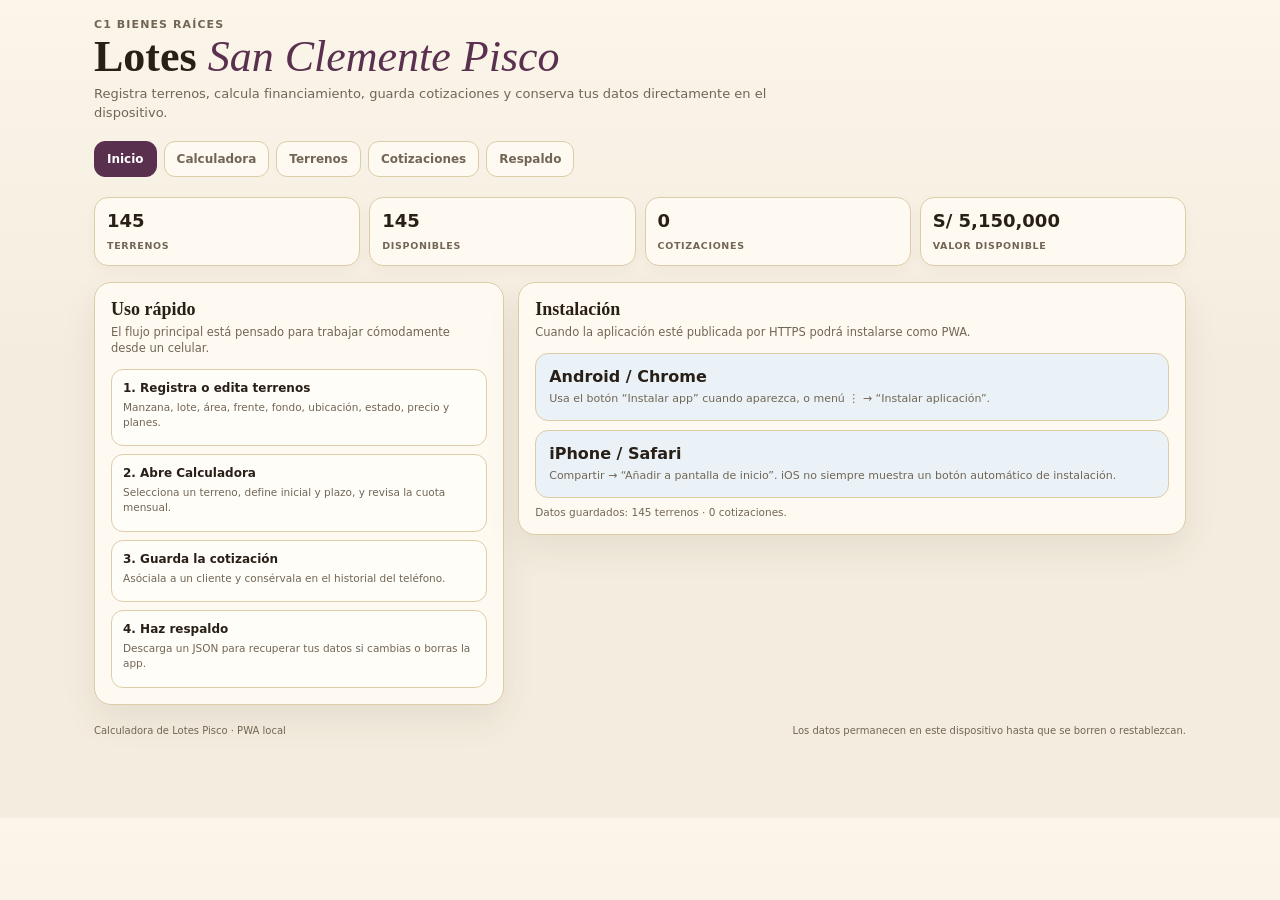
<file: index.html>
<!DOCTYPE html>
<html lang="es">
<head>
<meta charset="UTF-8">
<meta name="viewport" content="width=device-width, initial-scale=1, viewport-fit=cover">
<meta name="theme-color" content="#5a304f">
<meta name="apple-mobile-web-app-capable" content="yes">
<meta name="apple-mobile-web-app-status-bar-style" content="default">
<meta name="apple-mobile-web-app-title" content="Lotes Pisco">
<link rel="manifest" href="./manifest.webmanifest">
<link rel="apple-touch-icon" href="./icon-192.png">
<title>Calculadora de Lotes Pisco</title>
<link rel="stylesheet" href="./css/style.css">
<style>
#printArea{display:none;font-family:Arial;padding:30px;color:#222}
@media print{body>*:not(#printArea){display:none!important}#printArea{display:block!important;position:absolute;left:0;top:0;width:100%}}
</style></head>
<body>
<div class="app">
  <header class="header">
    <div>
      <div class="kicker">C1 Bienes Raíces </div>
      <h1>Lotes <em>San Clemente Pisco</em></h1>
      <p class="sub">Registra terrenos, calcula financiamiento, guarda cotizaciones y conserva tus datos directamente en el dispositivo.</p>
    </div>
    <button id="installBtn" class="install-btn hidden" type="button">Instalar app</button>
  </header>

  <nav class="nav">
    <button class="active" data-module="inicio" type="button">Inicio</button>
    <button data-module="calculadora" type="button">Calculadora</button>
    <button data-module="terrenos" type="button">Terrenos</button>
    <button data-module="cotizaciones" type="button">Cotizaciones</button>
    <button data-module="respaldo" type="button">Respaldo</button>
  </nav>

  <section id="inicio" class="module active">
    <div class="summary">
      <div class="stat"><b id="sTerrenos">0</b><span>Terrenos</span></div>
      <div class="stat"><b id="sDisponibles">0</b><span>Disponibles</span></div>
      <div class="stat"><b id="sCotizaciones">0</b><span>Cotizaciones</span></div>
      <div class="stat"><b id="sValor">S/ 0</b><span>Valor disponible</span></div>
    </div>
    <div class="grid2">
      <div class="panel">
        <h2>Uso rápido</h2>
        <p class="hint">El flujo principal está pensado para trabajar cómodamente desde un celular.</p>
        <div class="card-list">
          <div class="quote-card"><h3>1. Registra o edita terrenos</h3><p>Manzana, lote, área, frente, fondo, ubicación, estado, precio y planes.</p></div>
          <div class="quote-card"><h3>2. Abre Calculadora</h3><p>Selecciona un terreno, define inicial y plazo, y revisa la cuota mensual.</p></div>
          <div class="quote-card"><h3>3. Guarda la cotización</h3><p>Asóciala a un cliente y consérvala en el historial del teléfono.</p></div>
          <div class="quote-card"><h3>4. Haz respaldo</h3><p>Descarga un JSON para recuperar tus datos si cambias o borras la app.</p></div>
        </div>
      </div>
      <div class="panel">
        <h2>Instalación</h2>
        <p class="hint">Cuando la aplicación esté publicada por HTTPS podrá instalarse como PWA.</p>
        <div class="install-help">
          <b>Android / Chrome</b>
          <p>Usa el botón “Instalar app” cuando aparezca, o menú ⋮ → “Instalar aplicación”.</p>
        </div>
        <div class="install-help" style="margin-top:9px">
          <b>iPhone / Safari</b>
          <p>Compartir → “Añadir a pantalla de inicio”. iOS no siempre muestra un botón automático de instalación.</p>
        </div>
        <div class="status-line" id="storageStatus"></div>
      </div>
    </div>
  </section>

  <section id="calculadora" class="module">
    <div class="calc-layout">
      <div class="stack calc-left">
        <div class="panel">
          <h2>Seleccionar terreno</h2>
          <p class="hint">Los datos se toman del inventario guardado en este dispositivo.</p>
          <div class="selector-grid">
            <div><label>Manzana</label><select id="calcManzana" class="field"></select></div>
            <div><label>Lote</label><select id="calcLote" class="field"></select></div>
            <div><label>Estado</label><input id="calcEstado" class="field" readonly></div>
          </div>
        </div>

        <div class="panel">
          <h2>Datos del cliente</h2>
          <p class="hint">Opcional, pero útil si deseas guardar la cotización.</p>
          <div class="form-grid">
            <div class="full"><label>Nombre</label><input id="calcCliente" class="field" placeholder="Nombre del cliente"></div>
            <div><label>DNI / CE</label><input id="calcDocumento" class="field" placeholder="Documento"></div>
            <div><label>Celular</label><input id="calcTelefono" class="field" inputmode="tel" placeholder="987654321"></div>
          </div>
        </div>

        <div class="panel">
          <h2>Financiamiento</h2>
          <p class="hint">Puedes usar el plan registrado o modificar los valores para una simulación puntual.</p>
          <div class="form-grid">
            <div><label>Plazo</label>
              <select id="calcMeses" class="field"><option value="12">12 meses</option><option value="24">24 meses</option><option value="36">36 meses</option><option value="48">48 meses</option></select>
            </div>
            <div><label>Precio financiado</label><input id="calcFinanciado" class="field" type="number" min="0" step="0.01"></div>
            <div><label>Inicial</label><input id="calcInicial" class="field" type="number" min="0" step="0.01"></div>
            <div><label>Cuota calculada</label><input id="calcCuota" class="field" readonly></div>
          </div>
          <div class="actions">
            <button id="usePlanBtn" class="btn secondary" type="button">Restaurar plan registrado</button>
          </div>
        </div>
      </div>

      <aside id="calcResult" class="panel result-panel empty">
        <div><div class="dash">—</div><b>Selecciona un terreno</b><p class="hint">Aquí aparecerá el resumen de la cotización.</p></div>
      </aside>
    </div>
  </section>

  <section id="terrenos" class="module">
    <div class="grid2">
      <div class="panel">
        <h2>Registrar terreno</h2>
        <p class="hint">Los terrenos nuevos quedan guardados en el almacenamiento local del dispositivo.</p>
        <form id="terrainForm">
          <input id="terrainId" type="hidden">
          <div class="section first">Identificación</div>
          <div class="form-grid">
            <div><label>Proyecto</label><input id="tProyecto" class="field" value="San Clemente"></div>
            <div><label>Etapa</label><input id="tEtapa" class="field" value="Primera Etapa"></div>
            <div><label>Manzana *</label><input id="tManzana" class="field" required placeholder="A"></div>
            <div><label>Lote / número *</label><input id="tLote" class="field" required placeholder="16"></div>
            <div><label>Código</label><input id="tCodigo" class="field" placeholder="SC-A-16"></div>
            <div><label>Estado</label><select id="tEstado" class="field"><option>Disponible</option><option>Separado</option><option>Vendido</option><option>Bloqueado</option></select></div>
          </div>

          <div class="section">Características</div>
          <div class="form-grid">
            <div><label>Área m² *</label><input id="tArea" class="field" required type="number" min="0" step="0.01"></div>
            <div><label>Frente m</label><input id="tFrente" class="field" type="number" min="0" step="0.01"></div>
            <div><label>Fondo m</label><input id="tFondo" class="field" type="number" min="0" step="0.01"></div>
            <div><label>Ubicación</label><select id="tUbicacion" class="field"><option>Regular</option><option>Esquina</option><option>Frente a parque</option><option>Costado de parque</option><option>Esquina / frente a parque</option><option>Otro</option></select></div>
            <div class="full"><label>Dirección / referencia</label><input id="tDireccion" class="field"></div>
          </div>

          <div class="section">Precio y planes</div>
          <div class="form-grid">
            <div class="full"><label>Precio contado *</label><input id="tPrecio" class="field" required type="number" min="0" step="0.01"></div>
            <div><label>Total 12 meses</label><input id="tF12" class="field" type="number" min="0" step="0.01"></div>
            <div><label>Inicial 12 meses</label><input id="tI12" class="field" type="number" min="0" step="0.01"></div>
            <div><label>Total 24 meses</label><input id="tF24" class="field" type="number" min="0" step="0.01"></div>
            <div><label>Inicial 24 meses</label><input id="tI24" class="field" type="number" min="0" step="0.01"></div>
            <div><label>Total 36 meses</label><input id="tF36" class="field" type="number" min="0" step="0.01"></div>
            <div><label>Inicial 36 meses</label><input id="tI36" class="field" type="number" min="0" step="0.01"></div>
            <div><label>Total 48 meses</label><input id="tF48" class="field" type="number" min="0" step="0.01"></div>
            <div><label>Inicial 48 meses</label><input id="tI48" class="field" type="number" min="0" step="0.01"></div>
            <div class="full"><label>Observaciones</label><textarea id="tNotas" class="field"></textarea></div>
          </div>
          <div class="actions">
            <button class="btn primary" type="submit" id="terrainSaveBtn">Guardar terreno</button>
            <button class="btn secondary" type="button" id="terrainCancelBtn" style="display:none">Cancelar edición</button>
          </div>
        </form>
      </div>

      <div class="panel">
        <h2>Inventario</h2>
        <p class="hint">Busca, edita, cambia de estado o elimina terrenos.</p>
        <div class="toolbar">
          <input id="terrainSearch" class="field grow" type="search" placeholder="Buscar manzana, lote o código...">
          <select id="terrainFilter" class="field" style="width:auto"><option value="">Todos</option><option>Disponible</option><option>Separado</option><option>Vendido</option><option>Bloqueado</option></select>
          <button id="exportTerrainsExcel" class="btn secondary" type="button">Descargar Excel</button>
        </div>
        <div class="table-wrap">
          <table>
            <thead><tr><th>Terreno</th><th>Área</th><th>Estado</th><th>Precio</th><th>Acciones</th></tr></thead>
            <tbody id="terrainRows"></tbody>
          </table>
        </div>
      </div>
    </div>
  </section>

  <section id="cotizaciones" class="module">
    <div class="panel">
      <h2>Historial de cotizaciones</h2>
      <p class="hint">Se guarda localmente en este dispositivo.</p>
      <div class="toolbar">
        <input id="quoteSearch" class="field grow" type="search" placeholder="Buscar cliente o lote...">
        <button id="exportQuotesExcel" class="btn secondary" type="button">Descargar Excel</button>
      </div>
      <div id="quoteList" class="card-list"></div>
    </div>
  </section>

  <section id="respaldo" class="module">
    <div class="grid2">
      <div class="panel">
        <h2>Respaldo</h2>
        <p class="hint">Importante: si desinstalas la PWA o borras los datos del navegador, el almacenamiento local puede perderse.</p>
        <div class="backup">
          <h3>Exportar todo</h3>
          <p>Descarga terrenos y cotizaciones en un solo archivo JSON.</p>
          <button id="backupBtn" class="btn primary" type="button">Descargar respaldo JSON</button>
          <button id="exportAllExcel" class="btn secondary" type="button" style="margin-top:8px">Descargar Excel completo</button>
        </div>
        <div class="backup">
          <h3>Importar respaldo</h3>
          <p>Restaura un archivo JSON exportado por esta aplicación.</p>
          <input id="restoreFile" class="field" type="file" accept=".json,application/json">
          <button id="restoreBtn" class="btn secondary" type="button" style="margin-top:8px">Importar</button>
        </div>
      </div>
      <div class="panel">
        <div class="backup">
<h3>Datos del vendedor</h3>
<input id="sellerName" class="field" placeholder="Nombre vendedor / propietario">
<input id="sellerDoc" class="field" placeholder="DNI vendedor">
<button id="saveSellerBtn" class="btn secondary" type="button" style="margin-top:8px">Guardar vendedor</button>
</div>
<h2>Mantenimiento</h2>
        <p class="hint">Puedes volver a cargar la tabla original de tu calculadora.</p>
        <div class="backup">
          <h3>Restaurar lotes originales</h3>
          <p>Reemplaza el inventario por los lotes del archivo original y conserva las cotizaciones.</p>
          <button id="seedBtn" class="btn secondary" type="button">Restaurar inventario</button>
        </div>
        <div class="backup">
          <h3 style="color:var(--red)">Borrar todo</h3>
          <p>Elimina terrenos y cotizaciones guardados localmente.</p>
          <button id="clearBtn" class="btn danger" type="button">Borrar datos locales</button>
        </div>
      </div>
    </div>
  </section>

  <footer><span>Calculadora de Lotes Pisco · PWA local</span><span>Los datos permanecen en este dispositivo hasta que se borren o restablezcan.</span></footer>
</div>

<div id="toast" class="toast">Guardado</div>

<script>
window.addEventListener('load',()=>{
 const s=JSON.parse(localStorage.getItem('pisco_seller')||'{}');
 const n=document.getElementById('sellerName'),d=document.getElementById('sellerDoc');
 if(n)n.value=s.nombre||''; if(d)d.value=s.documento||'';
 const b=document.getElementById('saveSellerBtn');
 if(b)b.onclick=()=>{localStorage.setItem('pisco_seller',JSON.stringify({nombre:n.value,documento:d.value}));alert('Vendedor guardado')};
});
</script>
<script src="./main.js" defer></script>
</body>
</html>
</file>
<file: css/style.css>
:root{
  --bg:#f4eddf;--panel:#fffaf1;--panel2:#f7efdf;--ink:#281f17;--muted:#716656;
  --line:#ddcca8;--grape:#5a304f;--grape2:#70415f;--gold:#c59a38;--green:#2f7054;
  --greenBg:#eaf5ef;--red:#a0413e;--redBg:#fbeceb;--orange:#8b681f;--orangeBg:#fbf1dc;
  --blue:#43677d;--blueBg:#eaf2f7;--shadow:0 16px 34px rgba(66,45,24,.08)
}
*{box-sizing:border-box}
html{scroll-behavior:smooth}
body{
  margin:0;color:var(--ink);font-family:system-ui,-apple-system,BlinkMacSystemFont,"Segoe UI",sans-serif;
  background:linear-gradient(180deg,#fbf5ea 0,#f4eddf 360px,#f4eddf 100%);
  min-height:100%;
}
button,input,select,textarea{font:inherit}
button{cursor:pointer}
.app{max-width:1120px;margin:auto;padding:18px 14px 82px}
.header{display:flex;justify-content:space-between;gap:14px;align-items:flex-start;margin-bottom:14px}
.kicker{font-size:11px;letter-spacing:.1em;text-transform:uppercase;color:var(--muted);font-weight:850}
h1{font-family:Georgia,serif;font-size:clamp(28px,7vw,44px);margin:4px 0 6px;line-height:1}
h1 em{color:var(--grape);font-weight:500}
.sub{margin:0;color:var(--muted);font-size:13px;line-height:1.45;max-width:700px}
.install-btn{border:1px solid var(--grape);background:var(--grape);color:white;border-radius:11px;padding:9px 12px;font-weight:800;white-space:nowrap}
.install-btn.hidden{display:none}

.nav{display:flex;gap:7px;overflow:auto;padding:4px 0 10px;margin-bottom:10px;scrollbar-width:thin}
.nav button{border:1px solid var(--line);background:var(--panel);color:var(--muted);border-radius:11px;padding:10px 12px;font-size:12px;font-weight:800;white-space:nowrap}
.nav button.active{background:var(--grape);border-color:var(--grape);color:white}
.module{display:none}.module.active{display:block}

.summary{display:grid;grid-template-columns:repeat(4,1fr);gap:9px;margin:10px 0 16px}
.stat{background:var(--panel);border:1px solid var(--line);border-radius:14px;padding:12px;box-shadow:0 5px 14px rgba(62,42,20,.035)}
.stat b{display:block;font-size:18px;margin-bottom:3px}.stat span{font-size:9.5px;text-transform:uppercase;letter-spacing:.07em;color:var(--muted);font-weight:800}

.panel{background:var(--panel);border:1px solid var(--line);border-radius:17px;padding:16px;box-shadow:var(--shadow)}
.stack{display:grid;gap:14px}
.grid2{display:grid;grid-template-columns:minmax(320px,.86fr) minmax(0,1.4fr);gap:14px;align-items:start}
.calc-layout{display:grid;grid-template-columns:minmax(0,1.25fr) minmax(330px,.8fr);gap:14px;align-items:start}
.result-panel{position:sticky;top:10px}
.panel h2{font-family:Georgia,serif;font-size:18px;margin:0 0 4px}
.hint{font-size:11.5px;color:var(--muted);line-height:1.4;margin:0 0 13px}
.section{font-size:10px;color:var(--grape);font-weight:900;letter-spacing:.08em;text-transform:uppercase;margin:14px 0 8px;padding-top:12px;border-top:1px dashed var(--line)}
.section.first{border-top:0;padding-top:0;margin-top:0}
.form-grid{display:grid;grid-template-columns:1fr 1fr;gap:9px}
.form-grid .full{grid-column:1/-1}
label{display:block;font-size:9.5px;text-transform:uppercase;letter-spacing:.05em;color:var(--muted);font-weight:850;margin-bottom:4px}
.field{width:100%;min-height:44px;border:1px solid var(--line);background:#fffdf8;border-radius:10px;padding:9px 10px;color:var(--ink);outline:none;font-size:16px}
.field:focus{border-color:var(--grape);box-shadow:0 0 0 3px rgba(90,48,79,.1)}
textarea.field{min-height:76px;resize:vertical}
.actions{display:flex;gap:8px;flex-wrap:wrap;margin-top:11px}
.btn{border-radius:10px;padding:9px 11px;font-weight:800;border:1px solid transparent;min-height:42px}
.btn.primary{background:var(--grape);border-color:var(--grape);color:white}
.btn.secondary{background:var(--panel2);border-color:var(--line);color:var(--ink)}
.btn.success{background:var(--green);border-color:var(--green);color:white}
.btn.danger{background:var(--redBg);border-color:#e2b5b3;color:var(--red)}
.btn.small{min-height:34px;padding:6px 8px;font-size:10.5px}
.btn:disabled{opacity:.55;cursor:not-allowed}

.toolbar{display:flex;gap:7px;flex-wrap:wrap;margin-bottom:10px}.toolbar .grow{flex:1 1 220px}
.table-wrap{overflow:auto;border:1px solid var(--line);border-radius:12px;background:#fffdf8}
table{width:100%;border-collapse:collapse;min-width:720px}
th,td{padding:8px 9px;border-bottom:1px solid #eadfc8;text-align:left;font-size:11px;vertical-align:middle}
th{background:var(--panel2);font-size:9px;text-transform:uppercase;letter-spacing:.07em;color:var(--muted)}
tr:last-child td{border-bottom:0}
.badge{display:inline-flex;border:1px solid var(--line);border-radius:999px;padding:4px 7px;font-size:9px;font-weight:850;white-space:nowrap}
.badge.Disponible{background:var(--greenBg);color:var(--green);border-color:#bcdcca}
.badge.Separado{background:var(--orangeBg);color:var(--orange);border-color:#ead5a6}
.badge.Vendido{background:var(--blueBg);color:var(--blue);border-color:#bfd3df}
.badge.Bloqueado{background:var(--redBg);color:var(--red);border-color:#e3bab7}

.selector-grid{display:grid;grid-template-columns:repeat(3,1fr);gap:8px}
.calculator-card{border:1px solid var(--line);border-radius:13px;padding:13px;background:#fffdf8}
.lot-title{display:flex;justify-content:space-between;gap:10px;align-items:flex-start;border-bottom:1px dashed var(--line);padding-bottom:11px}
.lot-id{font-family:Georgia,serif;font-size:28px;margin:0;font-weight:800}
.meta-grid{display:grid;grid-template-columns:1fr 1fr;gap:8px;margin:12px 0}
.meta{background:var(--panel2);border-radius:10px;padding:9px}.meta span{display:block;font-size:8.5px;text-transform:uppercase;letter-spacing:.06em;color:var(--muted)}.meta b{font-size:11.5px}
.price-label{font-size:9px;text-transform:uppercase;letter-spacing:.07em;color:var(--muted);font-weight:850}
.cash-price{font-size:31px;color:var(--grape);font-weight:900;line-height:1;margin:5px 0 3px}
.receipt{border:1px solid var(--line);border-radius:11px;padding:11px;background:#fffdf8;margin-top:10px}
.row{display:flex;justify-content:space-between;gap:10px;padding:5px 0;font-size:11.5px;color:var(--muted)}.row b{color:var(--ink);text-align:right}.row.total{border-top:1px dashed var(--line);margin-top:5px;padding-top:9px;font-size:13px;font-weight:850}
.notice{margin-top:9px;padding:8px 9px;border-radius:9px;background:var(--orangeBg);color:var(--muted);font-size:10.5px;line-height:1.4}
.empty{min-height:280px;display:grid;place-items:center;text-align:center;color:var(--muted)}
.empty .dash{font-family:Georgia,serif;font-size:46px;color:var(--line)}

.card-list{display:grid;gap:8px}
.quote-card{border:1px solid var(--line);border-radius:12px;padding:11px;background:#fffdf8}.quote-card h3{font-size:12px;margin:0}.quote-card p{font-size:10.5px;color:var(--muted);line-height:1.4;margin:5px 0}
.backup{border:1px dashed var(--line);border-radius:13px;padding:13px;background:var(--panel2);margin-bottom:10px}.backup h3{font-family:Georgia,serif;margin:0 0 5px;font-size:15px}.backup p{font-size:11px;color:var(--muted);line-height:1.45;margin:0 0 10px}
.install-help{border:1px solid var(--line);background:var(--blueBg);border-radius:13px;padding:13px}.install-help b{display:block;margin-bottom:5px}.install-help p{font-size:11px;color:var(--muted);line-height:1.45;margin:0}
.status-line{font-size:10.5px;color:var(--muted);margin-top:8px}

.toast{position:fixed;left:50%;bottom:20px;transform:translateX(-50%) translateY(14px);opacity:0;background:#2d251d;color:white;padding:9px 13px;border-radius:999px;font-size:11px;transition:.2s;z-index:99;pointer-events:none}.toast.show{opacity:1;transform:translateX(-50%) translateY(0)}
footer{margin-top:20px;display:flex;justify-content:space-between;gap:10px;flex-wrap:wrap;color:var(--muted);font-size:10px}
@media(max-width:880px){.grid2,.calc-layout{grid-template-columns:1fr}.result-panel{position:static}.summary{grid-template-columns:1fr 1fr}}
@media(max-width:620px){.app{padding:15px 10px 70px}.header{display:block}.install-btn{margin-top:10px}.form-grid,.selector-grid{grid-template-columns:1fr}.summary{grid-template-columns:1fr 1fr}.meta-grid{grid-template-columns:1fr}.panel{padding:13px}}
@media(max-width:360px){.summary{grid-template-columns:1fr}}
@media print{.header,.nav,.calc-left,.quote-actions,footer{display:none!important}.calc-layout{display:block}.result-panel{position:static;box-shadow:none;border:0}}
</file>
